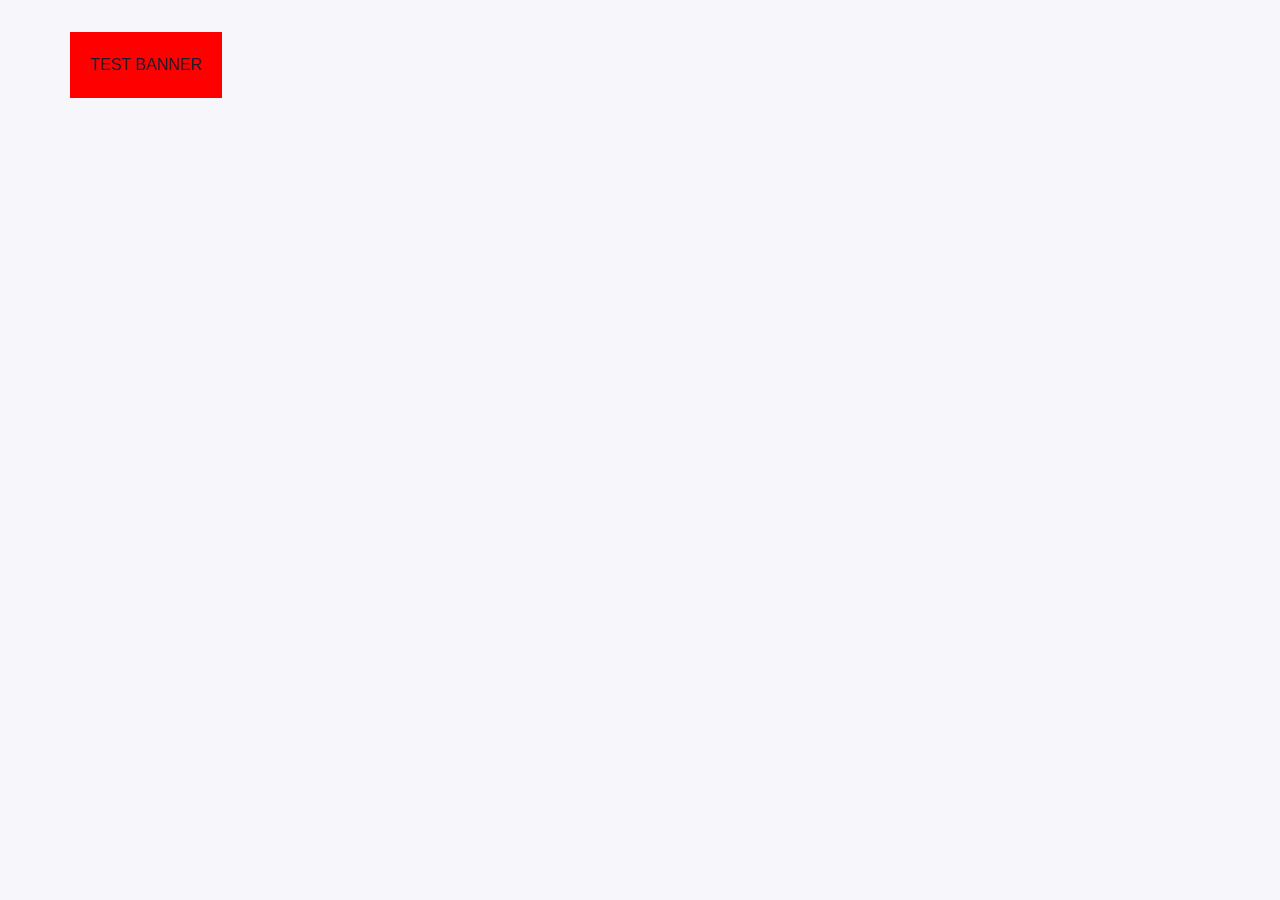
<file: debug.html>
<!DOCTYPE html>
<html>
<head>
  <title>Debug Test</title>
  <link rel="stylesheet" href="style.css" />
</head>
<body>
  <main>
    <section class="events-list-section">
      <div class="container">
        <div class="filters" id="filters"></div>
        <div class="events-grid" id="eventsGrid"></div>
      </div>
    </section>
  </main>
  
  <script>
    console.log("Script loaded");
    console.log("Filters element:", document.getElementById("filters"));
    console.log("Events grid element:", document.getElementById("eventsGrid"));
    
    // Test CSS variables
    const styles = getComputedStyle(document.documentElement);
    console.log("Primary color:", styles.getPropertyValue('--primary'));
    
    // Simple banner test
    const filtersContainer = document.getElementById("filters");
    if (filtersContainer) {
      filtersContainer.innerHTML = `<div style="background: red; padding: 20px;">TEST BANNER</div>`;
      console.log("Banner inserted");
    }
  </script>
</body>
</html>
</file>
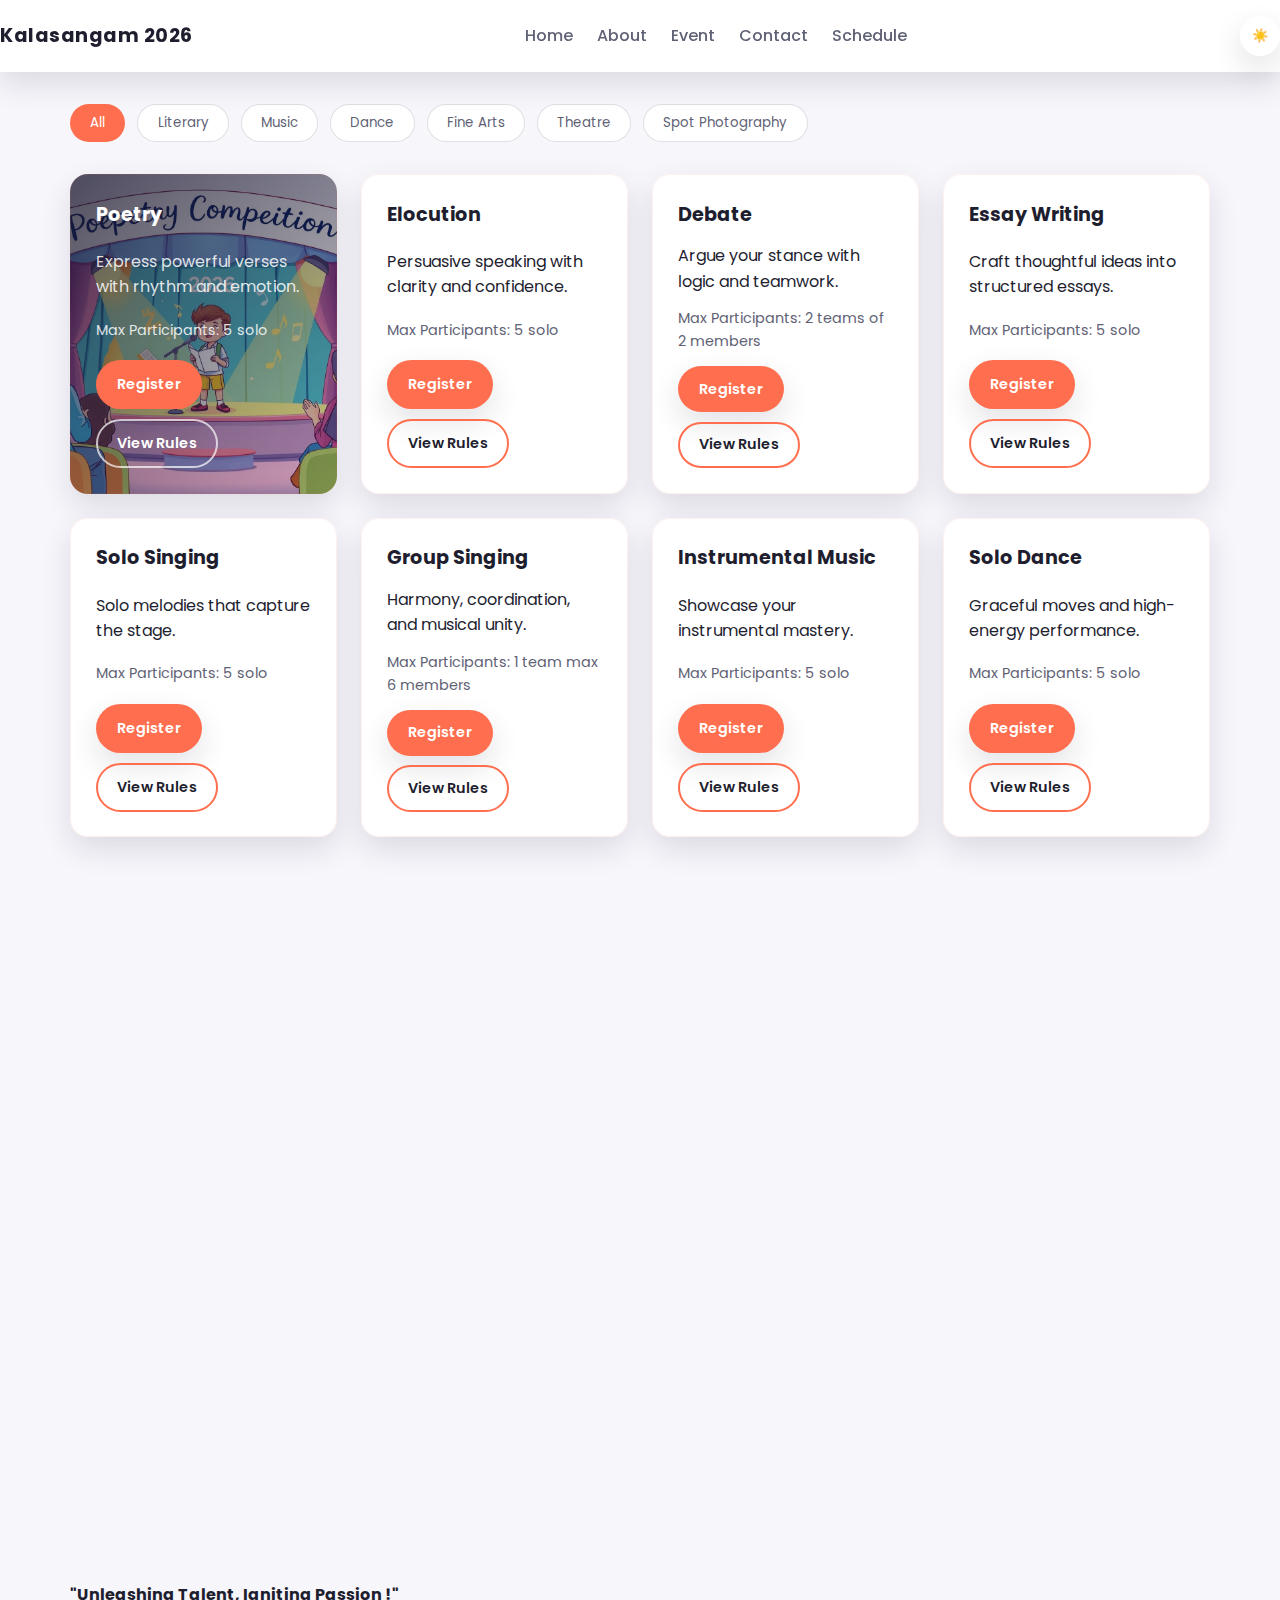
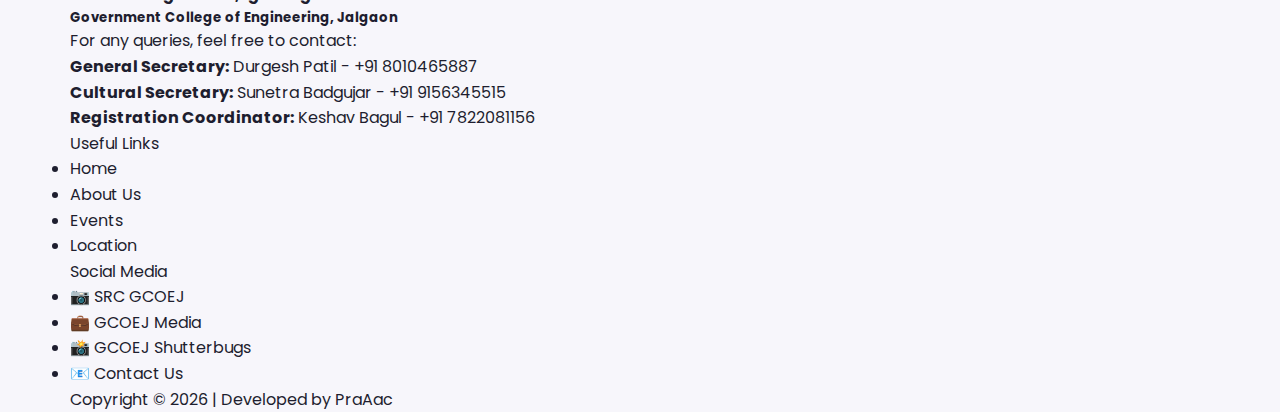
<file: events.html>
<!DOCTYPE html>
<html lang="en">
<head>
  <meta charset="UTF-8" />
  <meta name="viewport" content="width=device-width, initial-scale=1" />
  <title>Kalasangam 2026 | Events</title>
  <link rel="preconnect" href="https://fonts.googleapis.com" />
  <link rel="preconnect" href="https://fonts.gstatic.com" crossorigin />
  <link href="https://fonts.googleapis.com/css2?family=Poppins:wght@300;400;500;600;700&display=swap" rel="stylesheet" />
  <link rel="stylesheet" href="style.css" />
</head>
<body data-page="events">
  <!-- Navbar -->
  <header class="navbar" id="top">
    <div class="container nav-inner">
      <a class="logo" href="index.html">Kalasangam 2026</a>
      <nav class="nav-links" id="navLinks">
        <a href="index.html#home" class="nav-link">Home</a>
        <a href="index.html#about" class="nav-link">About</a>
        <a href="events.html" class="nav-link">Event</a>
        <a href="#footer" class="nav-link">Contact</a>
        <a href="https://drive.google.com/file/d/1z8-f-NIVrZ-i87J0fxTboigeJwr1oocq/view?usp=drivesdk" class="nav-link" target="_blank">Schedule</a>
      </nav>
      <div class="nav-actions">
        <button class="icon-btn" id="themeToggle" aria-label="Toggle dark mode">
          <span class="theme-icon" aria-hidden="true">☀️</span>
        </button>
        <button class="hamburger" id="hamburger" aria-label="Open menu" aria-expanded="false">
          <span></span>
          <span></span>
          <span></span>
        </button>
      </div>
    </div>
  </header>

  <main>
    <section class="events-list-section">
      <div class="container">
        <div class="filters" id="filters"></div>
        <div class="events-grid" id="eventsGrid"></div>
      </div>
    </section>
  </main>

  <footer class="footer-new" id="footer">
    <div class="container">
      <div class="footer-content">
        <div class="footer-section footer-main">
          <h4 class="footer-tagline">"Unleashing Talent, Igniting Passion !"</h4>
          <h5 class="footer-college">Government College of Engineering, Jalgaon</h5>
          
          <div class="footer-contact-info">
            <p class="contact-header">For any queries, feel free to contact:</p>
            <p class="contact-item">
              <strong>General Secretary:</strong> Durgesh Patil -
              <a href="tel:+918010465887" class="contact-link">+91 8010465887</a>
            </p>
            <p class="contact-item">
              <strong>Cultural Secretary:</strong> Sunetra Badgujar -
              <a href="tel:+919156345515" class="contact-link">+91 9156345515</a>
            </p>
            <p class="contact-item">
              <strong>Registration Coordinator:</strong> Keshav Bagul -
              <a href="tel:+917822081156" class="contact-link">+91 7822081156</a>
            </p>
          </div>
        </div>

        <div class="footer-section footer-links-main">
          <div class="footer-links-section">
            <span class="footer-section-title">Useful Links</span>
            <ul class="footer-list">
              <li><a href="index.html" class="footer-link">Home</a></li>
              <li><a href="index.html#about" class="footer-link">About Us</a></li>
              <li><a href="events.html" class="footer-link">Events</a></li>
              <li><a href="index.html#location" class="footer-link">Location</a></li>
            </ul>
          </div>

          <div class="footer-social-section">
            <span class="footer-section-title">Social Media</span>
            <ul class="footer-list">
              <li>
                <a href="https://instagram.com/src_gcoej" target="_blank" class="footer-link social-link">
                  📷 SRC GCOEJ
                </a>
              </li>
              <li>
                <a href="https://www.linkedin.com/company/gcoej-media/" target="_blank" class="footer-link social-link">
                  💼 GCOEJ Media
                </a>
              </li>
              <li>
                <a href="https://www.instagram.com/gcoej_shutterbugs_?igsh=NGllNjhydzloNTR5" target="_blank" class="footer-link social-link">
                  📸 GCOEJ Shutterbugs
                </a>
              </li>
              <li>
                <a href="#footer" class="footer-link">📧 Contact Us</a>
              </li>
            </ul>
          </div>
        </div>
      </div>

      <div class="footer-divider"></div>
      
      <div class="footer-bottom">
        <p class="footer-copyright">Copyright © <span id="get-current-year">2026</span> | Developed by PraAac</p>
      </div>
    </div>
  </footer>

  <button id="scrollTop" class="scroll-top" aria-label="Scroll to top">↑</button>

  <script src="script.js"></script>
</body>
</html>
</file>
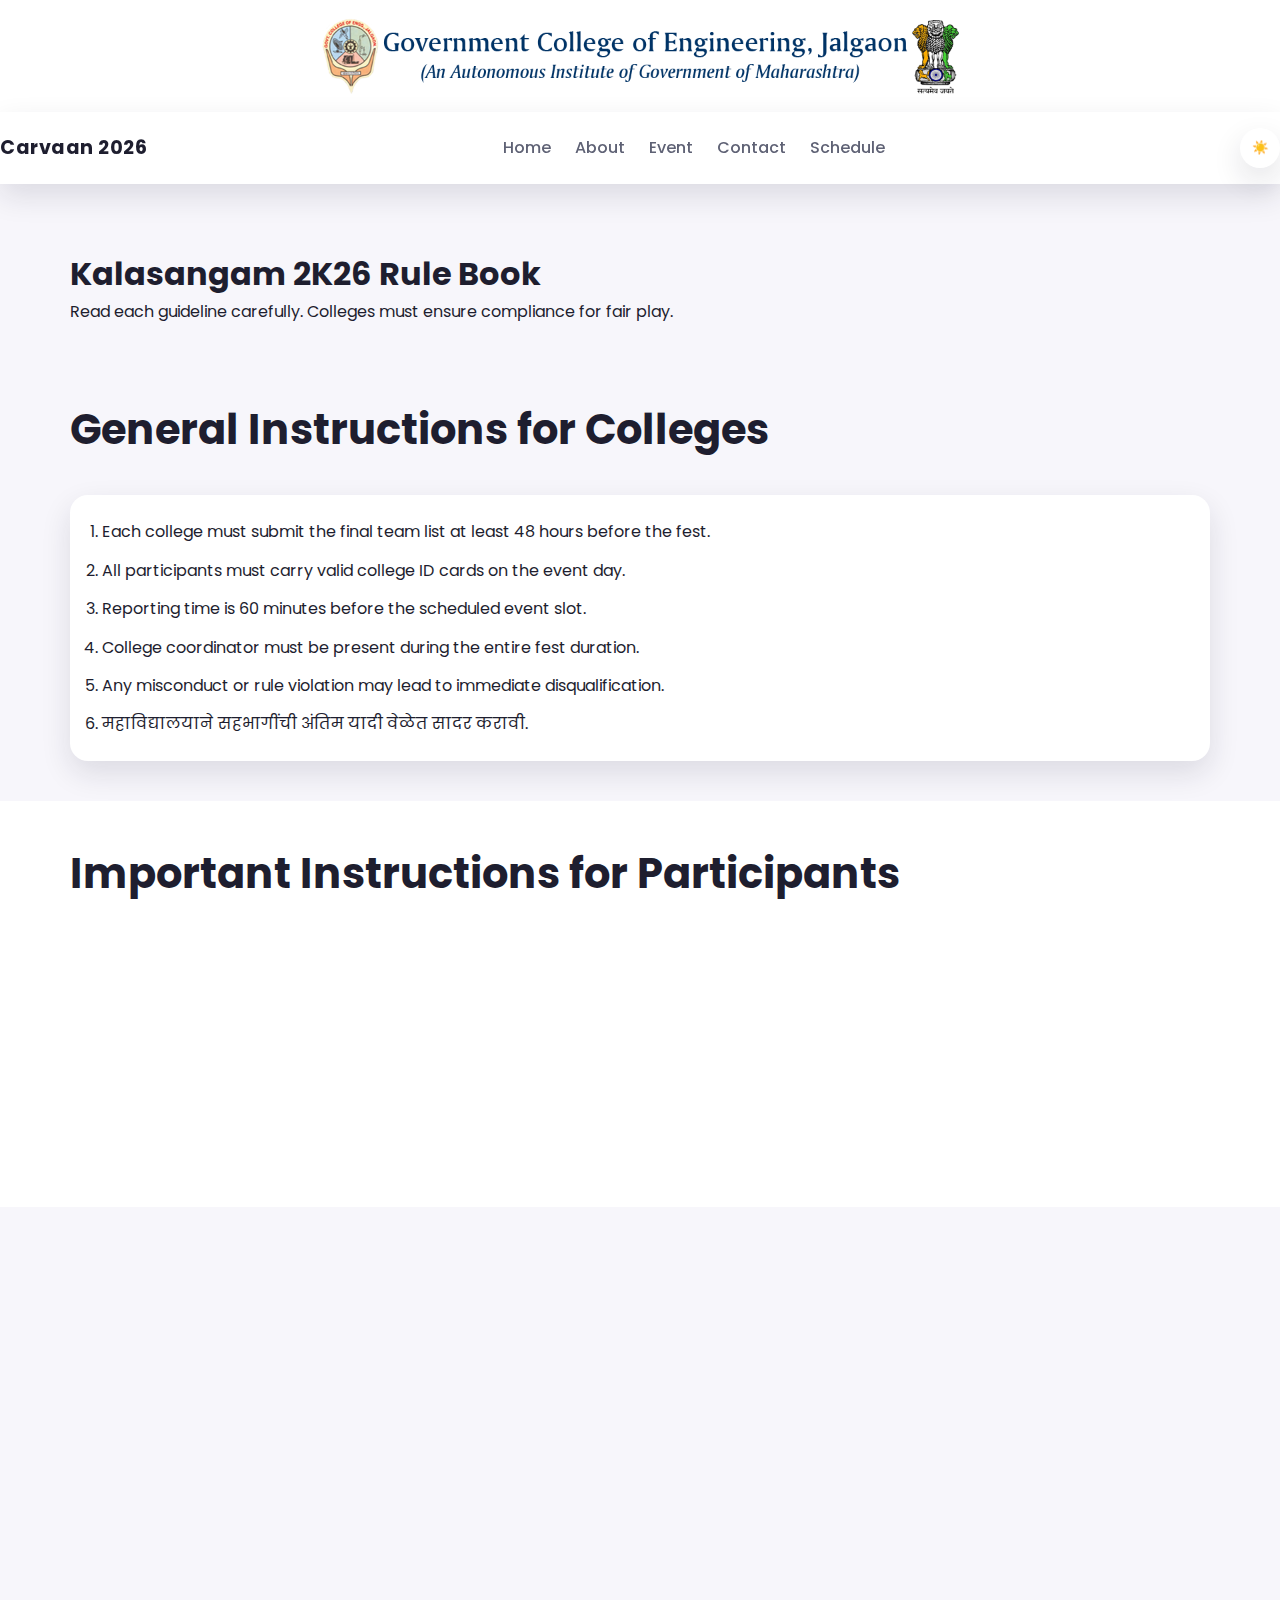
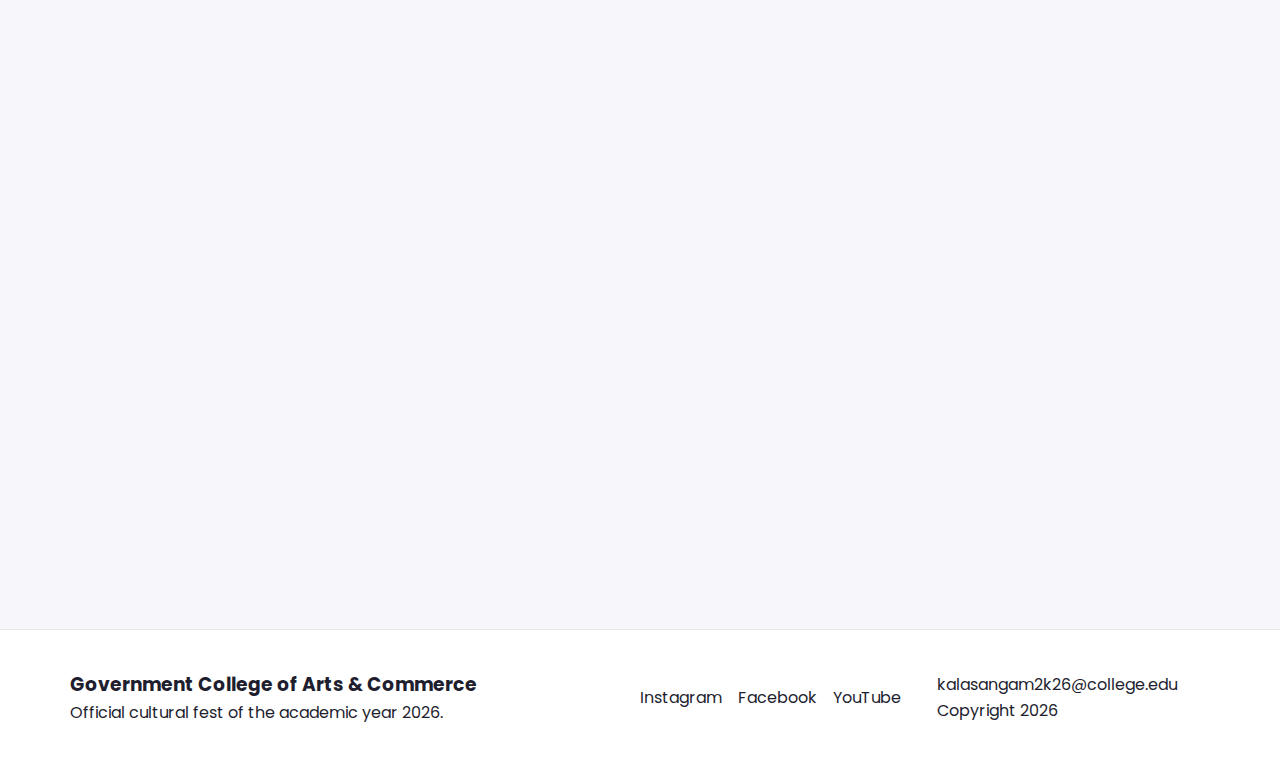
<file: rulebook.html>
<!DOCTYPE html>
<html lang="en">
<head>
  <meta charset="UTF-8" />
  <meta name="viewport" content="width=device-width, initial-scale=1" />
  <title>Carvaan 2026 | Rule Book</title>
  <link rel="preconnect" href="https://fonts.googleapis.com" />
  <link rel="preconnect" href="https://fonts.gstatic.com" crossorigin />
  <link href="https://fonts.googleapis.com/css2?family=Poppins:wght@300;400;500;600;700&display=swap" rel="stylesheet" />
  <link rel="stylesheet" href="style.css" />
</head>
<body data-page="rulebook">
  <!-- Logo Section -->
  <div class="top-logo">
    <img src="images/logo-gcoej copy.jpg" alt="GCOEJ Logo" />
  </div>

  <header class="navbar" id="top">
    <div class="container nav-inner">
      <a class="logo" href="index.html">Carvaan 2026</a>
      <nav class="nav-links" id="navLinks">
        <a href="index.html" class="nav-link">Home</a>
        <a href="index.html#about" class="nav-link">About</a>
        <a href="index.html#events-section" class="nav-link">Event</a>
        <a href="index.html#contact" class="nav-link">Contact</a>
        <a href="index.html#schedule" class="nav-link">Schedule</a>
      </nav>
      <div class="nav-actions">
        <button class="icon-btn" id="themeToggle" aria-label="Toggle dark mode">
          <span class="theme-icon" aria-hidden="true">☀️</span>
        </button>
        <button class="hamburger" id="hamburger" aria-label="Open menu" aria-expanded="false">
          <span></span>
          <span></span>
          <span></span>
        </button>
      </div>
    </div>
  </header>

  <main class="rulebook">
    <section class="page-hero">
      <div class="container fade-in">
        <h1>Kalasangam 2K26 Rule Book</h1>
        <p>Read each guideline carefully. Colleges must ensure compliance for fair play.</p>
      </div>
    </section>

    <section class="rules-section">
      <div class="container">
        <div class="section-header fade-in">
          <h2>General Instructions for Colleges</h2>
        </div>
        <ol class="rules-list fade-in">
          <li>Each college must submit the final team list at least 48 hours before the fest.</li>
          <li>All participants must carry valid college ID cards on the event day.</li>
          <li>Reporting time is 60 minutes before the scheduled event slot.</li>
          <li>College coordinator must be present during the entire fest duration.</li>
          <li>Any misconduct or rule violation may lead to immediate disqualification.</li>
          <li>महाविद्यालयाने सहभागींची अंतिम यादी वेळेत सादर करावी.</li>
        </ol>
      </div>
    </section>

    <section class="rules-section alt">
      <div class="container">
        <div class="section-header fade-in">
          <h2>Important Instructions for Participants</h2>
        </div>
        <ol class="rules-list fade-in">
          <li>Be present at the venue 30 minutes prior to your event.</li>
          <li>Props should be safe and must not damage the stage or venue.</li>
          <li>Use of abusive language or offensive content is strictly prohibited.</li>
          <li>निर्णय समितीचा निर्णय अंतिम राहील.</li>
          <li>Late entry will not be entertained once the event begins.</li>
        </ol>
      </div>
    </section>

    <section class="rules-section">
      <div class="container">
        <div class="section-header fade-in">
          <h2>Category-wise Rules</h2>
          <p>Tap on a category to expand the event rules.</p>
        </div>
        <div class="accordion" id="rulebookAccordion">
          <div class="accordion-item fade-in" id="literary">
            <button class="accordion-header" type="button">
              Literary Events
              <span class="accordion-icon">+</span>
            </button>
            <div class="accordion-panel">
              <div class="accordion-content">
                <div class="event-rule" id="poetry">
                  <h3>Poetry (कविता वाचन)</h3>
                  <ol>
                    <li>Time limit: 3 minutes per participant.</li>
                    <li>Original composition only. No published poems.</li>
                    <li>Language: Marathi, Hindi, or English.</li>
                    <li>सादरीकरणात पारंपरिक किंवा आधुनिक शैली चालेल.</li>
                  </ol>
                </div>
                <div class="event-rule" id="elocution">
                  <h3>Elocution (भाषण)</h3>
                  <ol>
                    <li>Time limit: 4 minutes.</li>
                    <li>Topic will be provided on the spot.</li>
                    <li>Use of notes is allowed for reference only.</li>
                    <li>स्पष्ट उच्चार व विचारांची मांडणी अपेक्षित.</li>
                  </ol>
                </div>
                <div class="event-rule" id="debate">
                  <h3>Debate (वादविवाद)</h3>
                  <ol>
                    <li>Team of 2 members, one for and one against the motion.</li>
                    <li>Time limit: 3 minutes per speaker.</li>
                    <li>Rebuttal round: 2 minutes.</li>
                    <li>सभ्य वादविवाद शैली अनिवार्य.</li>
                  </ol>
                </div>
                <div class="event-rule" id="essay-writing">
                  <h3>Essay Writing (निबंध लेखन)</h3>
                  <ol>
                    <li>Time limit: 60 minutes.</li>
                    <li>Word limit: 700 words.</li>
                    <li>Participants must bring their own writing materials.</li>
                    <li>हस्ताक्षर व शब्दलेखन तपासले जाईल.</li>
                  </ol>
                </div>
              </div>
            </div>
          </div>

          <div class="accordion-item fade-in" id="music">
            <button class="accordion-header" type="button">
              Music
              <span class="accordion-icon">+</span>
            </button>
            <div class="accordion-panel">
              <div class="accordion-content">
                <div class="event-rule" id="solo-singing">
                  <h3>Singing (Solo &amp; Group)</h3>
                  <ol>
                    <li>Solo time limit: 3 minutes. Group time limit: 5 minutes.</li>
                    <li>Karaoke or instrumental tracks are allowed.</li>
                    <li>Participants must submit tracks 1 hour prior.</li>
                    <li>अश्लील गाणी किंवा शब्द निषिद्ध.</li>
                  </ol>
                </div>
                <div class="event-rule" id="instrumental-music">
                  <h3>Instrumental Music (वाद्य संगीत)</h3>
                  <ol>
                    <li>Time limit: 4 minutes.</li>
                    <li>Only acoustic/electric instruments are allowed.</li>
                    <li>Participants must bring their own instruments.</li>
                    <li>साउंड चेकसाठी 10 मिनिटे दिली जातील.</li>
                  </ol>
                </div>
              </div>
            </div>
          </div>

          <div class="accordion-item fade-in" id="dance">
            <button class="accordion-header" type="button">
              Dance
              <span class="accordion-icon">+</span>
            </button>
            <div class="accordion-panel">
              <div class="accordion-content">
                <div class="event-rule" id="solo-dance">
                  <h3>Solo Dance (एकल नृत्य)</h3>
                  <ol>
                    <li>Time limit: 3 minutes.</li>
                    <li>Props allowed with prior approval.</li>
                    <li>Explicit content is prohibited.</li>
                    <li>पोशाख सुसंस्कृत व सुसंगत असावा.</li>
                  </ol>
                </div>
                <div class="event-rule" id="group-dance">
                  <h3>Group Dance (समूह नृत्य)</h3>
                  <ol>
                    <li>Team size: up to 6 members.</li>
                    <li>Time limit: 6 minutes.</li>
                    <li>Tracks must be submitted 2 hours prior.</li>
                    <li>समन्वय व सादरीकरणातील शिस्त अपेक्षित.</li>
                  </ol>
                </div>
              </div>
            </div>
          </div>

          <div class="accordion-item fade-in" id="theatre">
            <button class="accordion-header" type="button">
              Theatre
              <span class="accordion-icon">+</span>
            </button>
            <div class="accordion-panel">
              <div class="accordion-content">
                <div class="event-rule" id="mimicry">
                  <h3>Mimicry (नकल कला)</h3>
                  <ol>
                    <li>Time limit: 4 minutes.</li>
                    <li>Content should be family-friendly.</li>
                    <li>Participants may include short scripts.</li>
                    <li>हास्यपूर्ण परंतु सन्मानजनक सादरीकरण अपेक्षित.</li>
                  </ol>
                </div>
              </div>
            </div>
          </div>

          <div class="accordion-item fade-in" id="fine-arts">
            <button class="accordion-header" type="button">
              Fine Arts
              <span class="accordion-icon">+</span>
            </button>
            <div class="accordion-panel">
              <div class="accordion-content">
                <div class="event-rule" id="rangoli">
                  <h3>Rangoli (रंगोली)</h3>
                  <ol>
                    <li>Time limit: 90 minutes.</li>
                    <li>Only dry material should be used.</li>
                    <li>Theme will be announced on spot.</li>
                    <li>साफसफाईबाबत काळजी घ्यावी.</li>
                  </ol>
                </div>
                <div class="event-rule" id="on-the-spot-painting">
                  <h3>On the Spot Painting (तात्काळ चित्रकला)</h3>
                  <ol>
                    <li>Time limit: 90 minutes.</li>
                    <li>Participants must bring their own colors and brushes.</li>
                    <li>Sheet will be provided by organizers.</li>
                    <li>थीम दिल्यानंतरच चित्र सुरू करावे.</li>
                  </ol>
                </div>
              </div>
            </div>
          </div>

          <div class="accordion-item fade-in" id="spot-photography">
            <button class="accordion-header" type="button">
              Spot Photography
              <span class="accordion-icon">+</span>
            </button>
            <div class="accordion-panel">
              <div class="accordion-content">
                <div class="event-rule" id="spot-photography-event">
                  <h3>Spot Photography (स्पॉट फोटोग्राफी)</h3>
                  <ol>
                    <li>Time limit: 90 minutes.</li>
                    <li>Theme will be given on the spot.</li>
                    <li>Only basic edits like crop and brightness allowed.</li>
                    <li>डिजिटल कॅमेरासाठी स्वतःची मेमरी कार्ड आवश्यक.</li>
                  </ol>
                </div>
              </div>
            </div>
          </div>
        </div>
      </div>
    </section>

    <section class="contact" id="contact">
      <div class="container contact-card fade-in">
        <div>
          <h2>Need Clarifications?</h2>
          <p>Reach the fest committee for any rule-specific queries.</p>
        </div>
        <div class="contact-actions">
          <a class="btn primary" href="mailto:kalasangam2k26@college.edu">Email Us</a>
          <a class="btn ghost" href="index.html#events">Back to Events</a>
        </div>
      </div>
    </section>
  </main>

  <footer class="footer">
    <div class="container footer-inner">
      <div>
        <h3>Government College of Arts &amp; Commerce</h3>
        <p>Official cultural fest of the academic year 2026.</p>
      </div>
      <div class="footer-links">
        <a href="https://www.instagram.com" target="_blank" rel="noopener">Instagram</a>
        <a href="https://www.facebook.com" target="_blank" rel="noopener">Facebook</a>
        <a href="https://www.youtube.com" target="_blank" rel="noopener">YouTube</a>
      </div>
      <div>
        <p>kalasangam2k26@college.edu</p>
        <p>Copyright 2026</p>
      </div>
    </div>
  </footer>

  <button id="scrollTop" class="scroll-top" aria-label="Scroll to top">↑</button>

  <script src="script.js"></script>
</body>
</html>
</file>
<file: style.css>
:root {
  --bg: #f7f6fb;
  --surface: #ffffff;
  --text: #1e1e2f;
  --muted: #5f6275;
  --primary: #ff6f4f;
  --secondary: #ffb347;
  --accent: #2d9cdb;
  --shadow: 0 12px 30px rgba(26, 26, 52, 0.12);
  --radius: 18px;
  --nav-height: 72px;
}

[data-theme="dark"] {
  --bg: #101018;
  --surface: #1c1d2a;
  --text: #f4f4f8;
  --muted: #b1b3c5;
  --primary: #ff7b5c;
  --secondary: #ffc46b;
  --accent: #6ac1ff;
  --shadow: 0 14px 32px rgba(0, 0, 0, 0.35);
}

* {
  box-sizing: border-box;
  margin: 0;
  padding: 0;
}

html {
  scroll-behavior: smooth;
  font-size: 16px;
}

body {
  font-family: "Poppins", sans-serif;
  background: var(--bg);
  color: var(--text);
  line-height: 1.6;
  min-height: 100vh;
}

img {
  max-width: 100%;
  display: block;
}

a {
  color: inherit;
  text-decoration: none;
}

button {
  font-family: inherit;
}

.container {
  width: min(1140px, 92%);
  margin: 0 auto;
}

/* Top Logo Section */
.top-logo {
  background: var(--surface);
  padding: 1rem 0;
  text-align: center;
  box-shadow: 0 2px 8px rgba(0, 0, 0, 0.1);
}

.top-logo img {
  height: 80px;
  margin: 0 auto;
  object-fit: contain;
}

.navbar {
  position: sticky;
  top: 0;
  z-index: 100;
  height: var(--nav-height);
  display: flex;
  align-items: center;
  background: var(--surface);
  box-shadow: var(--shadow);
  transition: background 0.3s ease, box-shadow 0.3s ease;
}

.navbar.scrolled {
  background: var(--surface);
  box-shadow: var(--shadow);
}

.nav-inner {
  display: flex;
  align-items: center;
  justify-content: space-between;
  width: 100%;
  gap: 1rem;
}

.logo {
  font-size: 1.2rem;
  font-weight: 700;
  letter-spacing: 0.5px;
}

.nav-links {
  display: flex;
  align-items: center;
  gap: 1.5rem;
}

.nav-link {
  font-weight: 500;
  color: var(--muted);
  position: relative;
  transition: color 0.3s ease;
}

.nav-link.active,
.nav-link:hover {
  color: var(--text);
}

.nav-link.active::after {
  content: "";
  position: absolute;
  left: 0;
  bottom: -6px;
  width: 100%;
  height: 2px;
  background: var(--primary);
  border-radius: 999px;
}

.nav-actions {
  display: flex;
  align-items: center;
  gap: 0.75rem;
}

.icon-btn {
  border: none;
  background: var(--surface);
  color: var(--text);
  border-radius: 50%;
  width: 40px;
  height: 40px;
  display: grid;
  place-items: center;
  box-shadow: var(--shadow);
  cursor: pointer;
  transition: transform 0.2s ease;
}

.icon-btn:hover {
  transform: translateY(-2px);
}

.hamburger {
  display: none;
  flex-direction: column;
  gap: 5px;
  border: none;
  background: transparent;
  cursor: pointer;
}

.hamburger span {
  width: 24px;
  height: 2px;
  background: var(--text);
  border-radius: 999px;
  transition: transform 0.3s ease, opacity 0.3s ease;
}

/* Hero Banner with Building Image */
.hero-banner {
  position: relative;
  width: 100%;
  overflow: hidden;
}

.hero-image-container {
  position: relative;
  width: 100%;
  height: 80vh;
  min-height: 500px;
}

.hero-bg-image {
  width: 100%;
  height: 100%;
  object-fit: cover;
  object-position: center;
}

.hero-overlay {
  position: absolute;
  top: 0;
  left: 0;
  width: 100%;
  height: 100%;
  background: linear-gradient(
    to bottom,
    rgba(0, 0, 0, 0.3) 0%,
    rgba(0, 0, 0, 0.5) 50%,
    rgba(0, 0, 0, 0.7) 100%
  );
  display: flex;
  align-items: center;
  justify-content: center;
  padding: 2rem;
}

.hero-text {
  text-align: center;
  color: #ffffff;
  max-width: 900px;
  animation: fadeInUp 1s ease;
}

.hero-text h1 {
  font-size: clamp(2rem, 5vw, 3.5rem);
  font-weight: 700;
  margin-bottom: 1rem;
  text-shadow: 2px 2px 8px rgba(0, 0, 0, 0.5);
}

.hero-text h2 {
  font-size: clamp(1.5rem, 4vw, 2.5rem);
  font-weight: 600;
  margin-bottom: 1.5rem;
  text-shadow: 2px 2px 8px rgba(0, 0, 0, 0.5);
}

.hero-text p {
  font-size: clamp(1rem, 2.5vw, 1.3rem);
  margin-bottom: 2.5rem;
  line-height: 1.6;
  text-shadow: 1px 1px 4px rgba(0, 0, 0, 0.5);
}

.explore-btn {
  background: #73C7C7;
  color: #000000;
  padding: 0.75rem 1.5rem;
  border-radius: 8px;
  font-weight: 600;
  font-size: 1.1rem;
  box-shadow: 0 4px 12px rgba(115, 199, 199, 0.3);
  transition: all 0.3s ease;
  display: inline-block;
  text-transform: uppercase;
  letter-spacing: 1px;
  border: none;
}

.explore-btn:hover {
  transform: translateY(-3px);
  box-shadow: 0 8px 20px rgba(115, 199, 199, 0.5);
  background: #5fb5b5;
}

@keyframes fadeInUp {
  from {
    opacity: 0;
    transform: translateY(30px);
  }
  to {
    opacity: 1;
    transform: translateY(0);
  }
}

.hero {
  min-height: 72vh;
  display: flex;
  align-items: center;
  background: radial-gradient(circle at top left, rgba(255, 179, 71, 0.35), transparent 55%),
    radial-gradient(circle at right, rgba(255, 111, 79, 0.4), transparent 55%),
    linear-gradient(135deg, #ffe4d9, #fff7ee);
}

[data-theme="dark"] .hero {
  background: radial-gradient(circle at top left, rgba(255, 196, 107, 0.2), transparent 55%),
    radial-gradient(circle at right, rgba(255, 123, 92, 0.25), transparent 55%),
    linear-gradient(135deg, #1b1b27, #121220);
}

.hero-content {
  padding: 5rem 0;
  display: grid;
  gap: 1.2rem;
}

.eyebrow {
  text-transform: uppercase;
  letter-spacing: 2px;
  font-weight: 600;
  color: var(--accent);
}

.hero h1 {
  font-size: clamp(2.8rem, 6vw, 4.6rem);
  line-height: 1.1;
}

.tagline {
  font-size: 1.1rem;
  color: var(--muted);
}

.hero-actions {
  display: flex;
  flex-wrap: wrap;
  gap: 1rem;
}

.btn {
  padding: 0.9rem 1.8rem;
  border-radius: 999px;
  font-weight: 600;
  border: 2px solid transparent;
  display: inline-flex;
  align-items: center;
  justify-content: center;
  transition: transform 0.2s ease, box-shadow 0.2s ease, background 0.3s ease;
  cursor: pointer;
}

.btn.primary {
  background: var(--primary);
  color: #fff;
  box-shadow: var(--shadow);
}

.btn.ghost {
  background: transparent;
  border-color: var(--primary);
  color: var(--text);
}

.btn:hover {
  transform: translateY(-2px);
}

.section-header {
  margin-bottom: 2rem;
}

.section-header h2 {
  font-size: clamp(1.8rem, 4vw, 2.6rem);
}

.section-header p {
  color: var(--muted);
}

.section-header-center {
  margin-bottom: 3rem;
  text-align: center;
}

.section-header-center h2 {
  font-size: clamp(2rem, 5vw, 3rem);
  font-weight: 700;
  color: var(--text);
}

.location-section .section-header-center h2 {
  color: #1a4d63;
}

.events {
  padding: 4rem 0 5rem;
}

.events-list-section {
  padding: 2rem 0 5rem;
}

.events-list-section .container {
  max-width: 1140px;
}

/* Featured Event Card */
.event-card-featured {
  background: var(--surface);
  border-radius: var(--radius);
  box-shadow: var(--shadow);
  overflow: hidden;
  margin: 2.5rem auto 3rem;
  max-width: 559px;
  scroll-margin-top: 100px;
}

.event-card-image {
  width: 100%;
  height: 400px;
  background-size: cover;
  background-position: center;
  border-radius: var(--radius) var(--radius) 0 0;
  opacity: 0;
  transform: translateX(-100%);
  transition: all 1s ease-out;
}

.event-card-featured.visible .event-card-image {
  opacity: 1;
  transform: translateX(0);
}

.event-card-body {
  display: flex;
  flex-direction: column;
}

.event-date-badge {
  background: #9ca3af;
  color: #1e1e2f;
  padding: 1.5rem;
  display: flex;
  flex-direction: column;
  align-items: center;
  justify-content: center;
  font-weight: bold;
  text-transform: uppercase;
  gap: 0.5rem;
}

.date-month {
  font-size: 1.5rem;
}

.date-day {
  font-size: 3.5rem;
  line-height: 1;
}

.event-card-content {
  background: linear-gradient(135deg, rgba(25, 22, 44, 0.9), rgba(25, 22, 44, 0.7)),
    url("images/kalasangam_bg_card.jpg") center/cover;
  color: #ffffff;
  padding: 2rem;
}

.event-card-title {
  font-size: 2rem;
  font-weight: 700;
  margin-bottom: 1rem;
  line-height: 1.2;
  color: #ffffff;
}

.event-card-description {
  line-height: 1.6;
  margin-bottom: 1.5rem;
  color: rgba(255, 255, 255, 0.9);
}

.event-card-footer {
  display: flex;
  align-items: center;
  justify-content: space-between;
  flex-wrap: wrap;
  gap: 1rem;
  color: #d1d5db;
}

.event-location {
  font-weight: 500;
}

.event-explore-btn {
  background: #ffffff;
  color: #000000;
  padding: 0.6rem 1.5rem;
  border-radius: 6px;
  font-weight: 600;
  transition: all 0.3s ease;
  border: none;
}

.event-explore-btn:hover {
  background: #f3f4f6;
  transform: translateY(-2px);
  box-shadow: 0 4px 12px rgba(255, 255, 255, 0.3);
}

@media (min-width: 768px) {
  .event-card-body {
    flex-direction: row;
  }

  .event-date-badge {
    width: 25%;
  }

  .event-card-content {
    width: 75%;
  }

  .date-month {
    font-size: 2rem;
  }

  .date-day {
    font-size: 4rem;
  }
}

@media (max-width: 767px) {
  .event-card-image {
    height: 300px;
  }

  .event-card-featured {
    max-width: 100%;
  }

  .event-card-title {
    font-size: 1.5rem;
  }
}

.filters {
  display: flex;
  flex-wrap: wrap;
  gap: 0.75rem;
  margin-bottom: 2rem;
}

.filter-btn {
  border: 1px solid rgba(95, 98, 117, 0.2);
  background: var(--surface);
  color: var(--muted);
  padding: 0.5rem 1.2rem;
  border-radius: 999px;
  cursor: pointer;
  transition: all 0.3s ease;
}

.filter-btn.active,
.filter-btn:hover {
  background: var(--primary);
  color: #fff;
  border-color: transparent;
}

.events-grid {
  display: grid;
  gap: 1.5rem;
  grid-template-columns: repeat(auto-fit, minmax(240px, 1fr));
}

.event-card {
  background: var(--surface);
  padding: 1.6rem;
  border-radius: var(--radius);
  box-shadow: var(--shadow);
  display: grid;
  gap: 0.8rem;
  position: relative;
  overflow: hidden;
}

.event-card.event-poetry {
  color: #fff;
  background: linear-gradient(135deg, rgba(25, 22, 44, 0.75), rgba(25, 22, 44, 0.2)),
    url("poetry.jpg") center/cover no-repeat;
}

.event-card.event-poetry p,
.event-card.event-poetry .event-meta {
  color: rgba(255, 255, 255, 0.85);
}

.event-card.event-poetry .btn.ghost {
  border-color: rgba(255, 255, 255, 0.7);
  color: #fff;
}

.event-card::before {
  content: "";
  position: absolute;
  inset: 0;
  border-radius: var(--radius);
  border: 1px solid rgba(255, 111, 79, 0.1);
  pointer-events: none;
}

.event-card h3 {
  font-size: 1.2rem;
}

.event-meta {
  font-size: 0.9rem;
  color: var(--muted);
}

.card-actions {
  display: flex;
  flex-wrap: wrap;
  gap: 0.6rem;
}

.card-actions .btn {
  padding: 0.6rem 1.2rem;
  font-size: 0.9rem;
}

/* Location Section */
.location-section {
  padding: 4rem 0 5rem;
  background: #e0f2f7;
}

.location-content {
  display: grid;
  grid-template-columns: 1fr 1fr;
  gap: 3rem;
  margin-top: 2rem;
}

.location-map {
  border-radius: var(--radius);
  overflow: hidden;
  box-shadow: var(--shadow);
  height: 500px;
}

.location-map iframe {
  border-radius: var(--radius);
}

.location-info {
  background: #e0f2f7;
  padding: 2rem;
  border-radius: var(--radius);
  box-shadow: var(--shadow);
  height: 500px;
  overflow-y: auto;
}

.location-info h3 {
  font-size: 1.5rem;
  margin-bottom: 1.5rem;
  color: var(--text);
}

.info-block {
  margin-bottom: 1.8rem;
  padding-bottom: 1.5rem;
  border-bottom: 1px solid rgba(95, 98, 117, 0.2);
}

.info-block:last-child {
  border-bottom: none;
  margin-bottom: 0;
}

.info-block h4 {
  font-size: 1.1rem;
  font-weight: 600;
  margin-bottom: 0.8rem;
  color: var(--primary);
  text-transform: uppercase;
  letter-spacing: 0.5px;
}

.info-block p {
  color: var(--muted);
  line-height: 1.7;
  margin-bottom: 0.5rem;
}

.info-block p strong {
  color: var(--text);
  font-weight: 600;
}

@media (max-width: 768px) {
  .location-content {
    grid-template-columns: 1fr;
    gap: 2rem;
  }

  .location-map {
    order: 2;
    height: 400px;
  }

  .location-info {
    order: 1;
    height: auto;
    overflow-y: visible;
  }

  .location-info h3 {
    font-size: 1.3rem;
  }

  .info-block h4 {
    font-size: 1rem;
  }
}

.contact {
  padding: 4rem 0 5rem;
}

.contact-card {
  background: var(--surface);
  box-shadow: var(--shadow);
  border-radius: var(--radius);
  padding: 2rem;
  display: flex;
  flex-direction: column;
  gap: 1.5rem;
}

.contact-actions {
  display: flex;
  flex-wrap: wrap;
  gap: 1rem;
}

.footer {
  padding: 2.5rem 0;
  background: var(--surface);
  border-top: 1px solid rgba(95, 98, 117, 0.15);
}

.footer-inner {
  display: grid;
  gap: 1.5rem;
}

.footer-links {
  display: flex;
  gap: 1rem;
  flex-wrap: wrap;
}

.scroll-top {
  position: fixed;
  right: 1.5rem;
  bottom: 1.5rem;
  width: 44px;
  height: 44px;
  border-radius: 50%;
  border: none;
  background: var(--primary);
  color: #fff;
  box-shadow: var(--shadow);
  cursor: pointer;
  opacity: 0;
  transform: translateY(10px);
  pointer-events: none;
  transition: all 0.3s ease;
}

.scroll-top.show {
  opacity: 1;
  transform: translateY(0);
  pointer-events: auto;
}

.page-hero {
  padding: 4rem 0 2rem;
}

.rulebook {
  padding-bottom: 2rem;
}

.rules-section {
  padding: 2.5rem 0;
}

.rules-section.alt {
  background: var(--surface);
}

.rules-list {
  background: var(--surface);
  padding: 1.5rem 2rem;
  border-radius: var(--radius);
  box-shadow: var(--shadow);
  display: grid;
  gap: 0.8rem;
}

.accordion {
  display: grid;
  gap: 1rem;
}

.accordion-item {
  background: var(--surface);
  border-radius: var(--radius);
  box-shadow: var(--shadow);
  overflow: hidden;
}

.accordion-header {
  width: 100%;
  text-align: left;
  padding: 1.2rem 1.6rem;
  border: none;
  background: transparent;
  font-weight: 600;
  font-size: 1.05rem;
  display: flex;
  align-items: center;
  justify-content: space-between;
  cursor: pointer;
}

.accordion-icon {
  font-size: 1.4rem;
  color: var(--primary);
  transition: transform 0.3s ease;
}

.accordion-item.active .accordion-icon {
  transform: rotate(45deg);
}

.accordion-panel {
  max-height: 0;
  overflow: hidden;
  transition: max-height 0.35s ease;
}

.accordion-content {
  padding: 0 1.6rem 1.6rem;
  display: grid;
  gap: 1.2rem;
}

.event-rule h3 {
  margin-bottom: 0.6rem;
}

.event-rule ol {
  padding-left: 1.2rem;
  display: grid;
  gap: 0.5rem;
  color: var(--muted);
}

.event-rule#poetry {
  padding: 1.2rem;
  border-radius: 14px;
  background: linear-gradient(135deg, rgba(25, 22, 44, 0.82), rgba(25, 22, 44, 0.25)),
    url("poetry.jpg") center/cover no-repeat;
  color: #fff;
}

.event-rule#poetry ol {
  color: rgba(255, 255, 255, 0.88);
}

.fade-in {
  opacity: 0;
  transform: translateY(18px);
  transition: opacity 0.6s ease, transform 0.6s ease;
}

.fade-in.visible {
  opacity: 1;
  transform: translateY(0);
}

@media (max-width: 900px) {
  .top-logo img {
    height: 60px;
  }

  .hero-image-container {
    height: 60vh;
    min-height: 400px;
  }

  .hero-text h1 {
    font-size: 1.8rem;
  }

  .hero-text h2 {
    font-size: 1.4rem;
  }

  .hero-text p {
    font-size: 1rem;
  }

  .explore-btn {
    padding: 0.8rem 2rem;
    font-size: 1rem;
  }

  .nav-links {
    position: fixed;
    inset: var(--nav-height) 0 auto 0;
    background: var(--surface);
    flex-direction: column;
    padding: 1.5rem 1rem 2rem;
    transform: translateY(-120%);
    transition: transform 0.3s ease;
    box-shadow: var(--shadow);
  }

  .nav-links.open {
    transform: translateY(0);
  }

  .hamburger {
    display: flex;
  }
}

@media (min-width: 900px) {
  .footer-inner {
    grid-template-columns: 2fr 1fr 1fr;
    align-items: center;
  }

  .contact-card {
    flex-direction: row;
    align-items: center;
    justify-content: space-between;
  }
}
</file>
